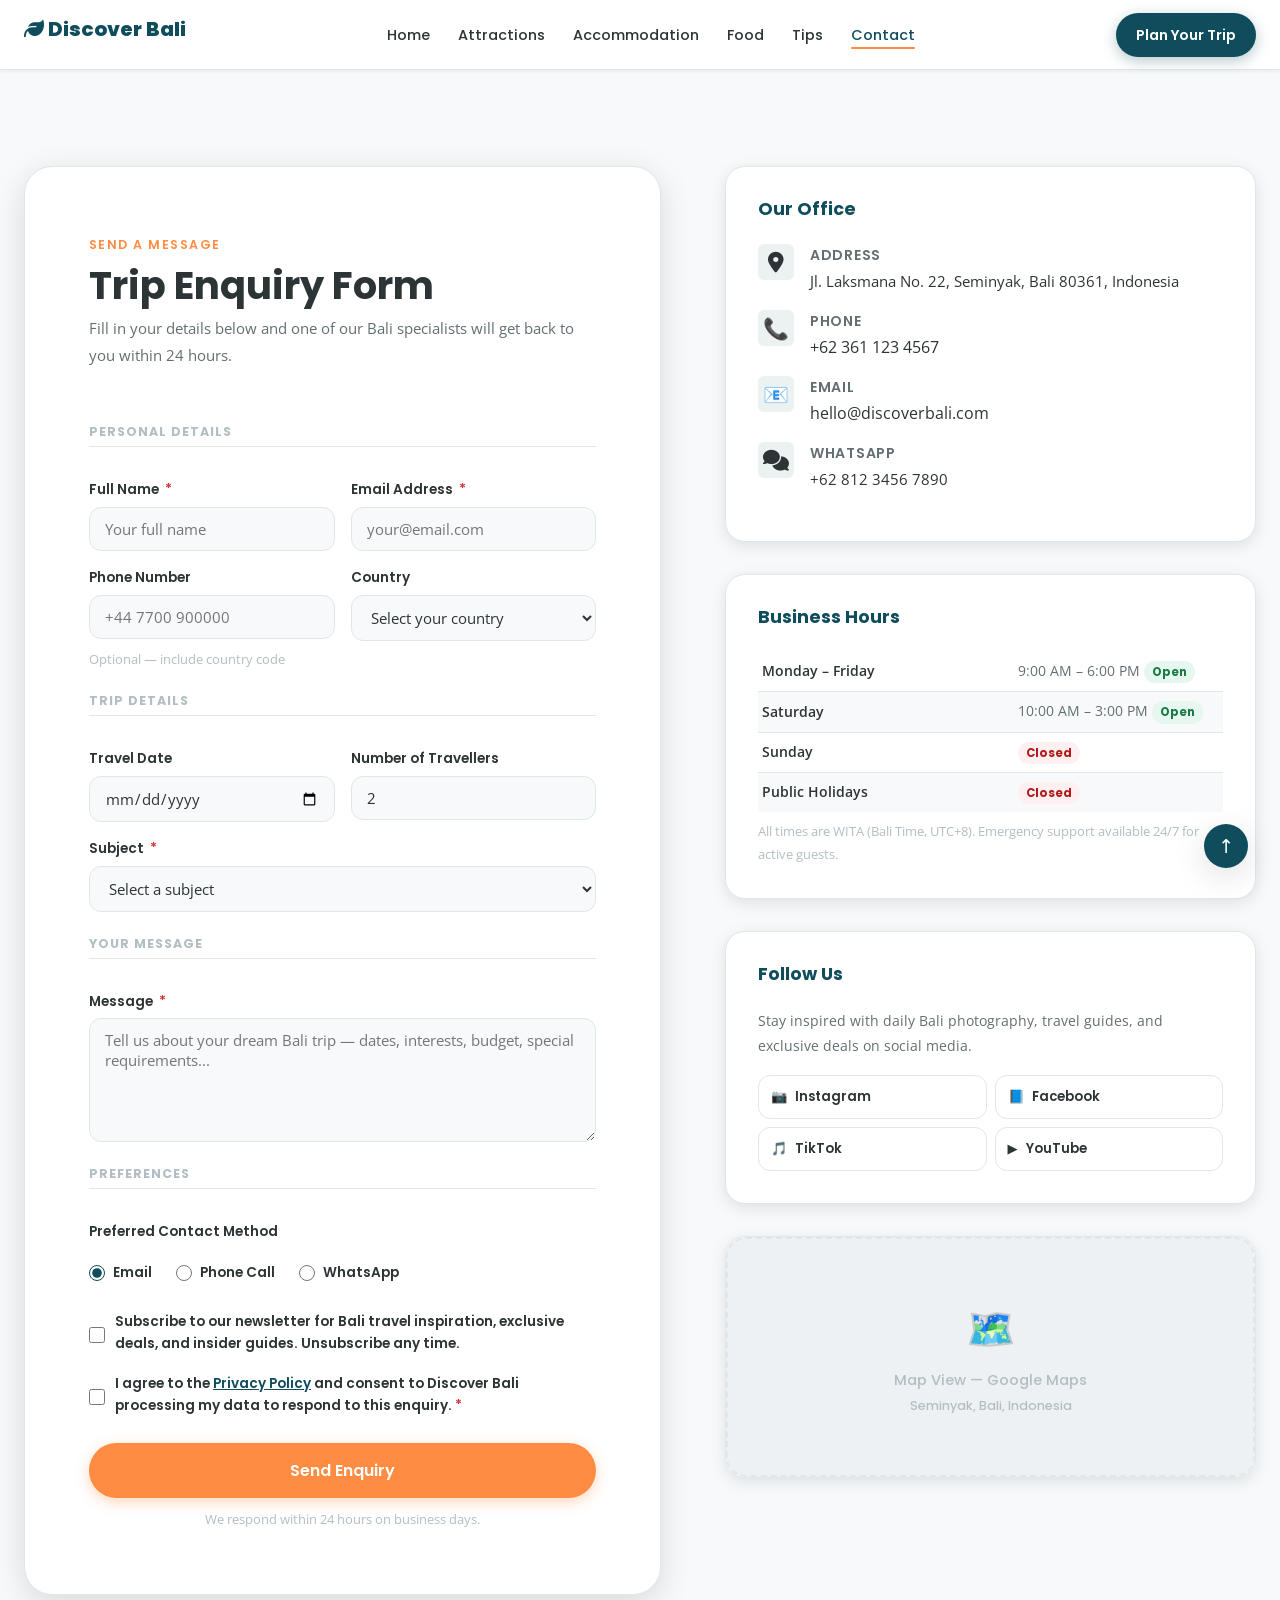
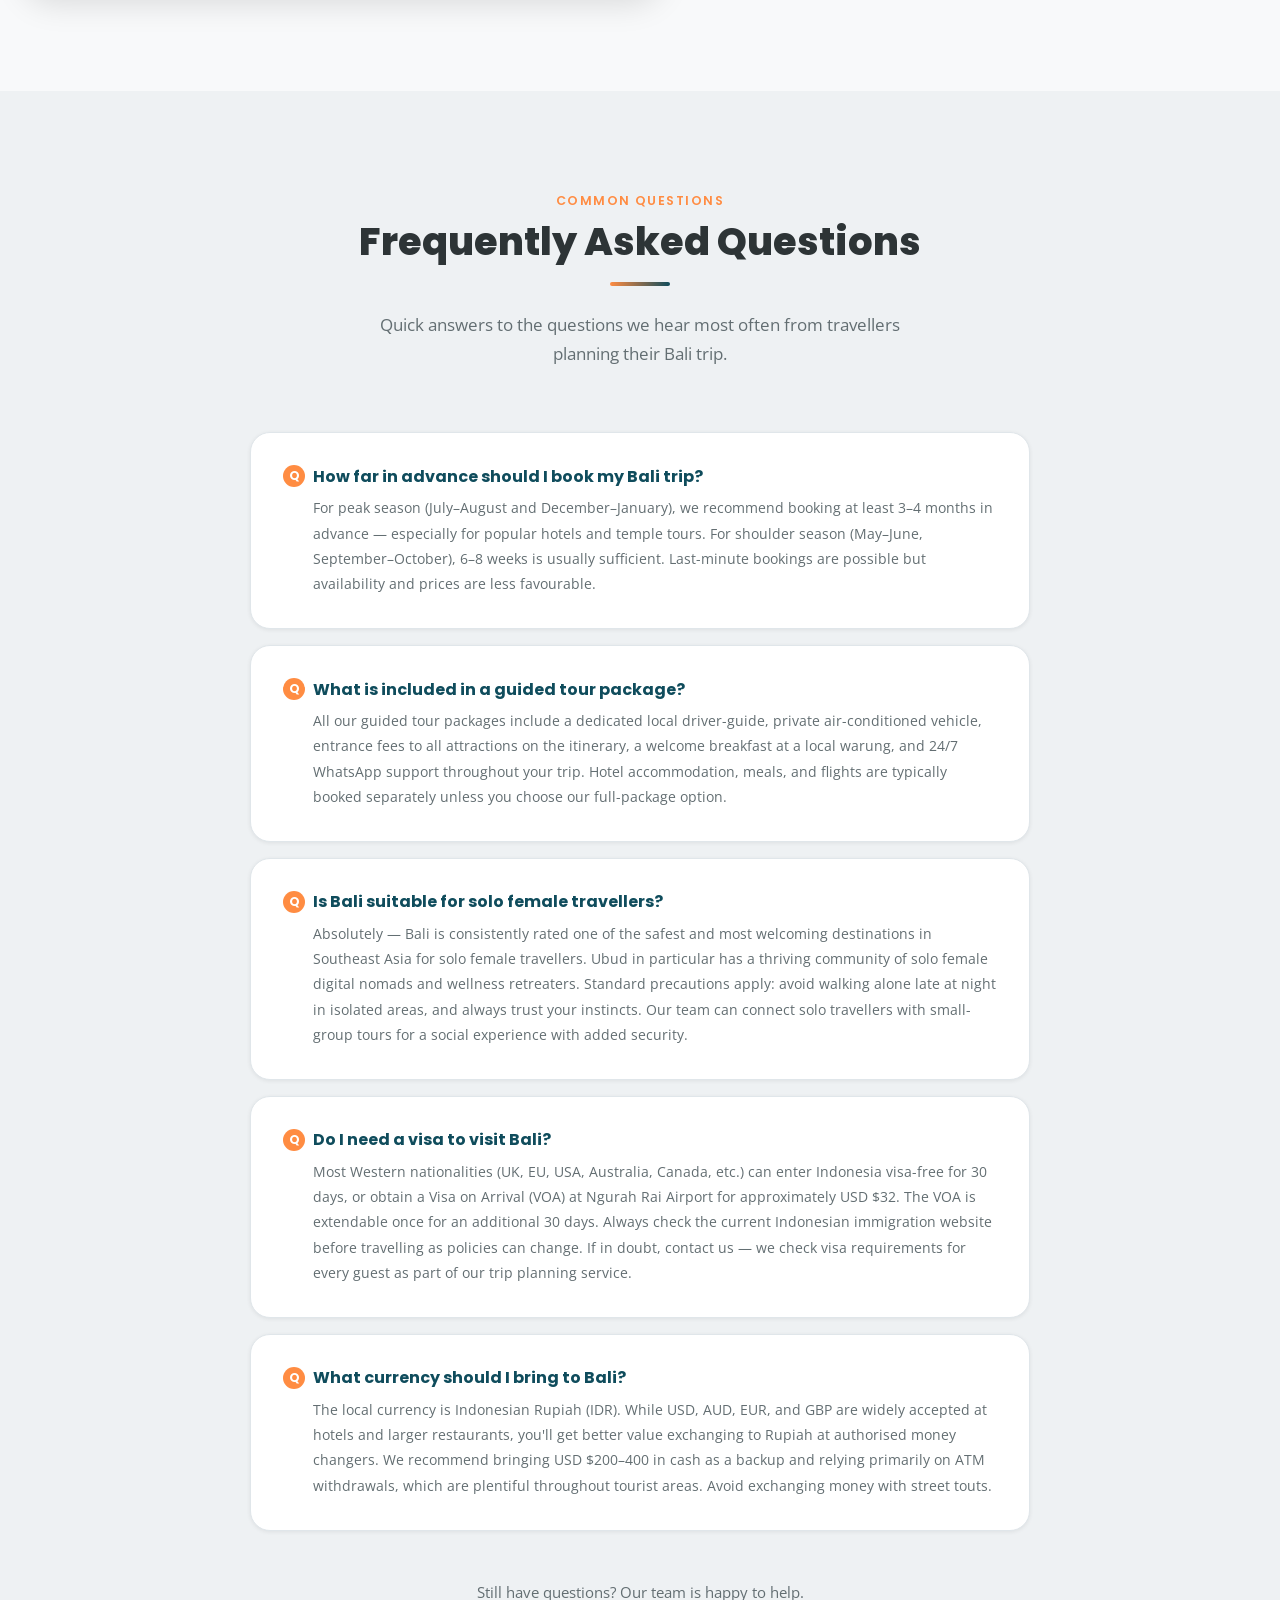
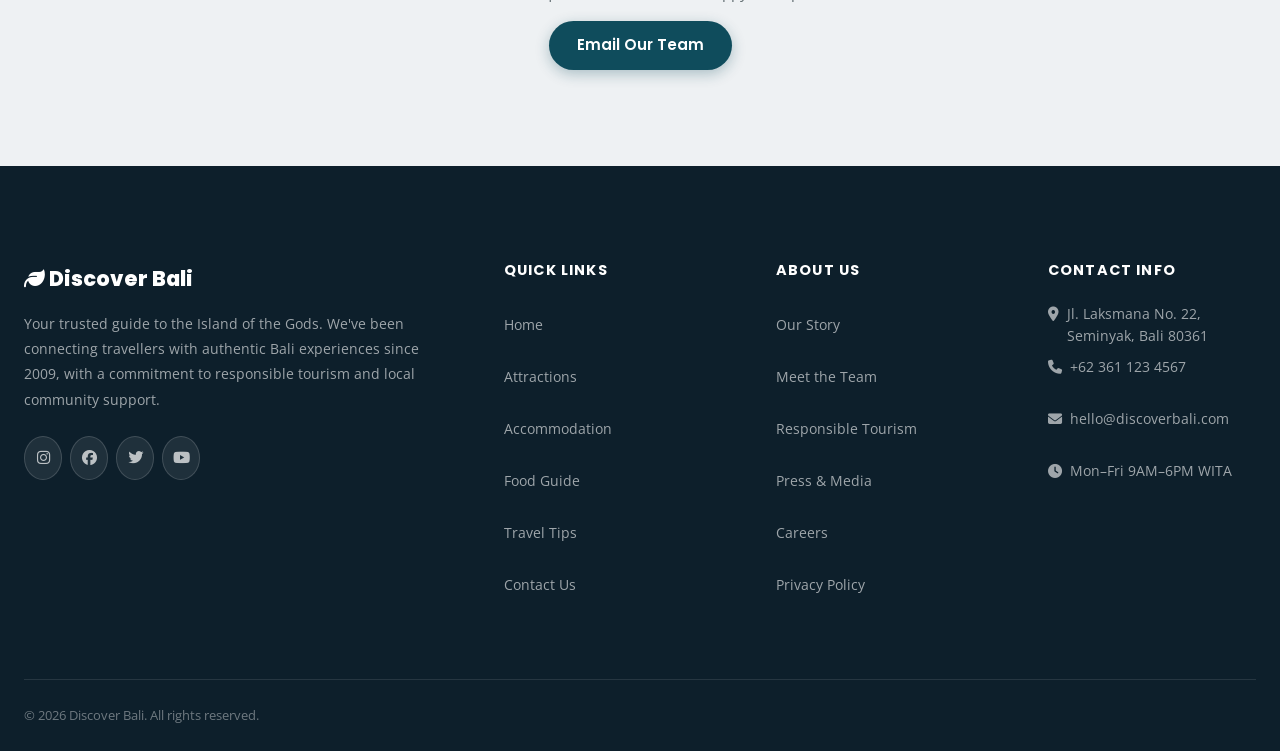
<file: contact.html>
<!DOCTYPE html>
<html lang="en">

<head>
    <meta charset="UTF-8" />
    <meta name="viewport" content="width=device-width, initial-scale=1.0" />
    <meta name="description"
        content="Contact Discover Bali — get in touch with our expert team to plan your perfect Bali trip, ask questions, or make a booking inquiry." />
    <title>Contact Us - Discover Bali</title>
    <link rel="stylesheet" href="style.css" />
    <link rel="stylesheet" href="https://cdnjs.cloudflare.com/ajax/libs/font-awesome/6.4.0/css/all.min.css" />
    <style>
        .contact-section {
            padding: var(--spacing-4xl) 0;
        }

        .contact-section-header {
            margin-bottom: var(--spacing-3xl);
        }

        .hours-table {
            width: 100%;
            border-collapse: collapse;
            margin-top: var(--spacing-sm);
        }

        .hours-table tr {
            border-bottom: 1px solid var(--color-border);
        }

        .hours-table tr:last-child {
            border-bottom: none;
        }

        .hours-table td {
            padding: 8px 4px;
            font-size: 0.88rem;
            color: var(--color-text-light);
        }

        .hours-table td:first-child {
            font-weight: 600;
            color: var(--color-text);
            width: 55%;
        }

        .open-badge {
            display: inline-block;
            background: #e6f7ef;
            color: #1a7a45;
            font-family: var(--font-heading);
            font-size: 0.72rem;
            font-weight: 700;
            padding: 2px 8px;
            border-radius: var(--radius-full);
        }

        .closed-badge {
            display: inline-block;
            background: #fef0f0;
            color: #b51a1a;
            font-family: var(--font-heading);
            font-size: 0.72rem;
            font-weight: 700;
            padding: 2px 8px;
            border-radius: var(--radius-full);
        }

        .social-links-grid {
            display: grid;
            grid-template-columns: 1fr 1fr;
            gap: var(--spacing-sm);
            margin-top: var(--spacing-md);
        }

        .social-link-btn {
            display: flex;
            align-items: center;
            gap: var(--spacing-sm);
            padding: 9px 12px;
            border-radius: var(--radius-md);
            border: 1.5px solid var(--color-border);
            font-family: var(--font-heading);
            font-size: 0.82rem;
            font-weight: 600;
            color: var(--color-text);
            transition: all var(--transition);
        }

        .social-link-btn:hover {
            border-color: var(--color-primary);
            color: var(--color-primary);
            background: rgba(15, 76, 92, 0.04);
        }

        .form-section-title {
            font-family: var(--font-heading);
            font-size: 0.78rem;
            font-weight: 700;
            letter-spacing: 0.08em;
            text-transform: uppercase;
            color: var(--color-text-muted);
            padding: 6px 0 4px;
            border-bottom: 1px solid var(--color-border);
            margin-bottom: var(--spacing-md);
            grid-column: 1 / -1;
        }

        .submit-btn-wrap {
            grid-column: 1 / -1;
            margin-top: var(--spacing-sm);
        }

        .form-hint {
            font-size: 0.8rem;
            color: var(--color-text-muted);
            margin-top: 4px;
        }
    </style>
</head>

<body id="top">

    <!-- ===== HEADER ===== -->
    <header class="site-header" role="banner">
        <div class="container">
            <nav class="nav-inner" role="navigation" aria-label="Main navigation">
                <a href="index.html" class="nav-logo" aria-label="Discover Bali - Home">
                    <i class="fas fa-leaf" style="color:#0F4C5C;"></i> Discover Bali
                </a>
                <ul class="nav-links" role="list">
                    <li><a href="index.html">Home</a></li>
                    <li><a href="attractions.html">Attractions</a></li>
                    <li><a href="accommodation.html">Accommodation</a></li>
                    <li><a href="food.html">Food</a></li>
                    <li><a href="tips.html">Tips</a></li>
                    <li><a href="contact.html" class="active" aria-current="page">Contact</a></li>
                </ul>
                <a href="contact.html" class="btn btn-teal btn-sm nav-cta">Plan Your Trip</a>
            </nav>
        </div>
    </header>

    <main id="main-content">

    

        <!-- ===== CONTACT FORM & INFO ===== -->
        <section class="contact-section" aria-labelledby="contact-heading">
            <div class="container">
                <div class="contact-grid">

                    <!-- LEFT: FORM -->
                    <div class="contact-form-wrap">
                        <span class="section-label">Send a Message</span>
                        <h2 id="contact-heading">Trip Enquiry Form</h2>
                        <p>Fill in your details below and one of our Bali specialists will get back to you within 24
                            hours.</p>

                        <form action="#" method="post" novalidate aria-label="Contact and trip enquiry form">
                            <div class="form-grid">

                                <!-- Personal Details -->
                                <div class="form-section-title" role="heading" aria-level="3">Personal Details</div>

                                <div class="form-group">
                                    <label for="full-name">Full Name <span class="required"
                                            aria-label="required">*</span></label>
                                    <input type="text" id="full-name" name="full_name" class="form-control"
                                        placeholder="Your full name" required autocomplete="name"
                                        aria-required="true" />
                                </div>

                                <div class="form-group">
                                    <label for="email">Email Address <span class="required"
                                            aria-label="required">*</span></label>
                                    <input type="email" id="email" name="email" class="form-control"
                                        placeholder="your@email.com" required autocomplete="email"
                                        aria-required="true" />
                                </div>

                                <div class="form-group">
                                    <label for="phone">Phone Number</label>
                                    <input type="tel" id="phone" name="phone" class="form-control"
                                        placeholder="+44 7700 900000" autocomplete="tel" />
                                    <span class="form-hint">Optional — include country code</span>
                                </div>

                                <div class="form-group">
                                    <label for="country">Country</label>
                                    <select id="country" name="country" class="form-control" autocomplete="country">
                                        <option value="" disabled selected>Select your country</option>
                                        <option>United Kingdom</option>
                                        <option>Australia</option>
                                        <option>United States</option>
                                        <option>Canada</option>
                                        <option>Germany</option>
                                        <option>France</option>
                                        <option>Netherlands</option>
                                        <option>Singapore</option>
                                        <option>Japan</option>
                                        <option>South Korea</option>
                                        <option>New Zealand</option>
                                        <option>Other</option>
                                    </select>
                                </div>

                                <!-- Trip Details -->
                                <div class="form-section-title" role="heading" aria-level="3">Trip Details</div>

                                <div class="form-group">
                                    <label for="travel-date">Travel Date</label>
                                    <input type="date" id="travel-date" name="travel_date" class="form-control"
                                        autocomplete="off" />
                                </div>

                                <div class="form-group">
                                    <label for="travellers">Number of Travellers</label>
                                    <input type="number" id="travellers" name="travellers" class="form-control"
                                        placeholder="2" min="1" max="20" value="2" />
                                </div>

                                <div class="form-group full">
                                    <label for="subject">Subject <span class="required"
                                            aria-label="required">*</span></label>
                                    <select id="subject" name="subject" class="form-control" required
                                        aria-required="true">
                                        <option value="" disabled selected>Select a subject</option>
                                        <option value="general">General Enquiry</option>
                                        <option value="booking">Trip Booking</option>
                                        <option value="accommodation">Accommodation Query</option>
                                        <option value="food">Food &amp; Dining Query</option>
                                        <option value="feedback">Feedback</option>
                                        <option value="complaint">Complaint</option>
                                        <option value="partnership">Partnership / Press</option>
                                    </select>
                                </div>

                                <!-- Message -->
                                <div class="form-section-title" role="heading" aria-level="3">Your Message</div>

                                <div class="form-group full">
                                    <label for="message">Message <span class="required"
                                            aria-label="required">*</span></label>
                                    <textarea id="message" name="message" class="form-control" rows="5"
                                        placeholder="Tell us about your dream Bali trip — dates, interests, budget, special requirements..."
                                        required aria-required="true"></textarea>
                                </div>

                                <!-- Preferences -->
                                <div class="form-section-title" role="heading" aria-level="3">Preferences</div>

                                <div class="form-group full">
                                    <fieldset style="border:none;padding:0;margin:0;">
                                        <legend
                                            style="font-family:var(--font-heading);font-weight:600;font-size:0.85rem;color:var(--color-text);margin-bottom:var(--spacing-sm);">
                                            Preferred Contact Method
                                        </legend>
                                        <div class="form-radio-group">
                                            <label class="radio-label">
                                                <input type="radio" name="contact_method" value="email" checked />
                                                <span>Email</span>
                                            </label>
                                            <label class="radio-label">
                                                <input type="radio" name="contact_method" value="phone" />
                                                <span>Phone Call</span>
                                            </label>
                                            <label class="radio-label">
                                                <input type="radio" name="contact_method" value="whatsapp" />
                                                <span>WhatsApp</span>
                                            </label>
                                        </div>
                                    </fieldset>
                                </div>

                                <div class="form-group full">
                                    <label class="checkbox-label">
                                        <input type="checkbox" name="newsletter" value="1" />
                                        <span>Subscribe to our newsletter for Bali travel inspiration, exclusive deals,
                                            and insider guides. Unsubscribe any time.</span>
                                    </label>
                                </div>

                                <div class="form-group full">
                                    <label class="checkbox-label">
                                        <input type="checkbox" name="privacy" value="1" required aria-required="true" />
                                        <span>I agree to the <a href="#"
                                                style="color:var(--color-primary);text-decoration:underline;">Privacy
                                                Policy</a> and consent to Discover Bali processing my data to respond to
                                            this enquiry. <span style="color:var(--color-error);">*</span></span>
                                    </label>
                                </div>

                                <div class="submit-btn-wrap">
                                    <button type="submit" class="btn btn-primary"
                                        style="width:100%;justify-content:center;font-size:1rem;padding:15px 28px;">
                                        Send Enquiry
                                    </button>
                                    <p class="form-hint" style="text-align:center;margin-top:10px;">We respond within 24
                                        hours on business days.</p>
                                </div>

                            </div>
                        </form>
                    </div>

                    <!-- RIGHT: CONTACT INFO -->
                    <aside class="contact-info-wrap" aria-label="Contact information">

                        <div class="contact-info-card">
                            <h3>Our Office</h3>

                            <div class="contact-detail">
                                <div class="contact-detail-icon" aria-hidden="true"><i class="fas fa-map-marker-alt"></i></div>
                                <div class="contact-detail-text">
                                    <strong>Address</strong>
                                    <span>Jl. Laksmana No. 22, Seminyak, Bali 80361, Indonesia</span>
                                </div>
                            </div>

                            <div class="contact-detail">
                                <div class="contact-detail-icon" aria-hidden="true">📞</div>
                                <div class="contact-detail-text">
                                    <strong>Phone</strong>
                                    <a href="tel:+623611234567" style="color:var(--color-text);">+62 361 123 4567</a>
                                </div>
                            </div>

                            <div class="contact-detail">
                                <div class="contact-detail-icon" aria-hidden="true">📧</div>
                                <div class="contact-detail-text">
                                    <strong>Email</strong>
                                    <a href="mailto:hello@discoverbali.com"
                                        style="color:var(--color-text);">hello@discoverbali.com</a>
                                </div>
                            </div>

                            <div class="contact-detail">
                                <div class="contact-detail-icon" aria-hidden="true"><i class="fas fa-comments"></i></div>
                                <div class="contact-detail-text">
                                    <strong>WhatsApp</strong>
                                    <span>+62 812 3456 7890</span>
                                </div>
                            </div>
                        </div>

                        <div class="contact-info-card">
                            <h3>Business Hours</h3>
                            <table class="hours-table" aria-label="Business operating hours">
                                <caption class="sr-only"
                                    style="position:absolute;width:1px;height:1px;overflow:hidden;clip:rect(0,0,0,0);">
                                    Business hours for Discover Bali office</caption>
                                <tbody>
                                    <tr>
                                        <td>Monday – Friday</td>
                                        <td>9:00 AM – 6:00 PM <span class="open-badge">Open</span></td>
                                    </tr>
                                    <tr>
                                        <td>Saturday</td>
                                        <td>10:00 AM – 3:00 PM <span class="open-badge">Open</span></td>
                                    </tr>
                                    <tr>
                                        <td>Sunday</td>
                                        <td><span class="closed-badge">Closed</span></td>
                                    </tr>
                                    <tr>
                                        <td>Public Holidays</td>
                                        <td><span class="closed-badge">Closed</span></td>
                                    </tr>
                                </tbody>
                            </table>
                            <p style="font-size:0.82rem;color:var(--color-text-muted);margin-top:var(--spacing-sm);">
                                All times are WITA (Bali Time, UTC+8). Emergency support available 24/7 for active
                                guests.
                            </p>
                        </div>

                        <div class="contact-info-card">
                            <h3>Follow Us</h3>
                            <p style="font-size:0.88rem;margin-bottom:var(--spacing-md);">Stay inspired with daily Bali
                                photography, travel guides, and exclusive deals on social media.</p>
                            <div class="social-links-grid">
                                <a href="#" class="social-link-btn" aria-label="Follow Discover Bali on Instagram">
                                    <span aria-hidden="true">📷</span> Instagram
                                </a>
                                <a href="#" class="social-link-btn" aria-label="Like Discover Bali on Facebook">
                                    <span aria-hidden="true">📘</span> Facebook
                                </a>
                                <a href="#" class="social-link-btn" aria-label="Follow Discover Bali on TikTok">
                                    <span aria-hidden="true">🎵</span> TikTok
                                </a>
                                <a href="#" class="social-link-btn" aria-label="Watch Discover Bali on YouTube">
                                    <span aria-hidden="true">▶️</span> YouTube
                                </a>
                            </div>
                        </div>

                        <!-- MAP PLACEHOLDER -->
                        <div class="contact-info-card" style="padding:0;overflow:hidden;">
                            <div class="map-placeholder" role="img"
                                aria-label="Map showing Discover Bali office location in Seminyak, Bali — Google Maps integration would appear here"
                                style="height:240px;border-radius:var(--radius-lg);">
                                <div style="text-align:center;">
                                    <div style="font-size:2.5rem;margin-bottom:8px;" aria-hidden="true">🗺️</div>
                                    <div>Map View — Google Maps</div>
                                    <div style="font-size:0.78rem;margin-top:4px;">Seminyak, Bali, Indonesia</div>
                                </div>
                            </div>
                        </div>

                    </aside>

                </div>
            </div>
        </section>

        <!-- ===== FAQ SECTION ===== -->
        <section class="section section-alt" aria-labelledby="faq-heading">
            <div class="container">
                <header class="section-header text-center">
                    <span class="section-label">Common Questions</span>
                    <h2 class="section-title" id="faq-heading">Frequently Asked Questions</h2>
                    <div class="divider"></div>
                    <p class="section-subtitle">Quick answers to the questions we hear most often from travellers
                        planning their Bali trip.</p>
                </header>

                <div class="faq-list" role="list">

                    <div class="faq-card" role="listitem">
                        <h4>How far in advance should I book my Bali trip?</h4>
                        <p>For peak season (July–August and December–January), we recommend booking at least 3–4 months
                            in advance — especially for popular hotels and temple tours. For shoulder season (May–June,
                            September–October), 6–8 weeks is usually sufficient. Last-minute bookings are possible but
                            availability and prices are less favourable.</p>
                    </div>

                    <div class="faq-card" role="listitem">
                        <h4>What is included in a guided tour package?</h4>
                        <p>All our guided tour packages include a dedicated local driver-guide, private air-conditioned
                            vehicle, entrance fees to all attractions on the itinerary, a welcome breakfast at a local
                            warung, and 24/7 WhatsApp support throughout your trip. Hotel accommodation, meals, and
                            flights are typically booked separately unless you choose our full-package option.</p>
                    </div>

                    <div class="faq-card" role="listitem">
                        <h4>Is Bali suitable for solo female travellers?</h4>
                        <p>Absolutely — Bali is consistently rated one of the safest and most welcoming destinations in
                            Southeast Asia for solo female travellers. Ubud in particular has a thriving community of
                            solo female digital nomads and wellness retreaters. Standard precautions apply: avoid
                            walking alone late at night in isolated areas, and always trust your instincts. Our team can
                            connect solo travellers with small-group tours for a social experience with added security.
                        </p>
                    </div>

                    <div class="faq-card" role="listitem">
                        <h4>Do I need a visa to visit Bali?</h4>
                        <p>Most Western nationalities (UK, EU, USA, Australia, Canada, etc.) can enter Indonesia
                            visa-free for 30 days, or obtain a Visa on Arrival (VOA) at Ngurah Rai Airport for
                            approximately USD $32. The VOA is extendable once for an additional 30 days. Always check
                            the current Indonesian immigration website before travelling as policies can change. If in
                            doubt, contact us — we check visa requirements for every guest as part of our trip planning
                            service.</p>
                    </div>

                    <div class="faq-card" role="listitem">
                        <h4>What currency should I bring to Bali?</h4>
                        <p>The local currency is Indonesian Rupiah (IDR). While USD, AUD, EUR, and GBP are widely
                            accepted at hotels and larger restaurants, you'll get better value exchanging to Rupiah at
                            authorised money changers. We recommend bringing USD $200–400 in cash as a backup and
                            relying primarily on ATM withdrawals, which are plentiful throughout tourist areas. Avoid
                            exchanging money with street touts.</p>
                    </div>

                </div>

                <div style="text-align:center;margin-top:var(--spacing-2xl);">
                    <p style="color:var(--color-text-light);font-size:0.95rem;margin-bottom:var(--spacing-md);">
                        Still have questions? Our team is happy to help.
                    </p>
                    <a href="mailto:hello@discoverbali.com" class="btn btn-teal">Email Our Team</a>
                </div>
            </div>
        </section>

    </main>

    <!-- ===== FOOTER ===== -->
    <footer class="site-footer" role="contentinfo">
        <div class="container">
            <div class="footer-grid">
                <div class="footer-brand">
                    <div class="footer-logo"><i class="fas fa-leaf"></i> Discover Bali</div>
                    <p>Your trusted guide to the Island of the Gods. We've been connecting travellers with authentic
                        Bali experiences since 2009, with a commitment to responsible tourism and local community
                        support.</p>
                    <div class="footer-social" role="list" aria-label="Social media links">
                        <a href="#" class="social-btn" aria-label="Follow us on Instagram" role="listitem"><i class="fab fa-instagram"></i></a>
                        <a href="#" class="social-btn" aria-label="Follow us on Facebook" role="listitem"><i class="fab fa-facebook"></i></a>
                        <a href="#" class="social-btn" aria-label="Follow us on Twitter" role="listitem"><i class="fab fa-twitter"></i></a>
                        <a href="#" class="social-btn" aria-label="Watch us on YouTube" role="listitem"><i class="fab fa-youtube"></i></a>
                    </div>
                </div>
                <div class="footer-col">
                    <h4>Quick Links</h4>
                    <ul role="list">
                        <li><a href="index.html">Home</a></li>
                        <li><a href="attractions.html">Attractions</a></li>
                        <li><a href="accommodation.html">Accommodation</a></li>
                        <li><a href="food.html">Food Guide</a></li>
                        <li><a href="tips.html">Travel Tips</a></li>
                        <li><a href="contact.html">Contact Us</a></li>
                    </ul>
                </div>
                <div class="footer-col">
                    <h4>About Us</h4>
                    <ul role="list">
                        <li><a href="#">Our Story</a></li>
                        <li><a href="#">Meet the Team</a></li>
                        <li><a href="#">Responsible Tourism</a></li>
                        <li><a href="#">Press &amp; Media</a></li>
                        <li><a href="#">Careers</a></li>
                        <li><a href="#">Privacy Policy</a></li>
                    </ul>
                </div>
                <div class="footer-col">
                    <h4>Contact Info</h4>
                    <address style="font-style:normal;">
                        <div class="footer-contact-item"><span aria-hidden="true"><i class="fas fa-map-marker-alt"></i></span><span>Jl. Laksmana No. 22,
                                Seminyak, Bali 80361</span></div>
                        <div class="footer-contact-item"><span aria-hidden="true"><i class="fas fa-phone"></i></span><a
                                href="tel:+623611234567">+62 361 123 4567</a></div>
                        <div class="footer-contact-item"><span aria-hidden="true"><i class="fas fa-envelope"></i></span><a
                                href="mailto:hello@discoverbali.com">hello@discoverbali.com</a></div>
                        <div class="footer-contact-item"><span aria-hidden="true"><i class="fas fa-clock"></i></span><span>Mon–Fri 9AM–6PM
                                WITA</span></div>
                    </address>
                </div>
            </div>
            <div class="footer-bottom">
                <p>&copy; 2026 Discover Bali. All rights reserved.</p>

            </div>
        </div>
    </footer>

    <a href="#top" class="back-to-top back-to-top-always" aria-label="Back to top">↑</a>

</body>

</html>
</file>
<file: style.css>
@import url('https://fonts.googleapis.com/css2?family=Poppins:wght@300;400;500;600;700;800&family=Open+Sans:wght@300;400;600&display=swap');

/* --- CSS Custom Properties --- */
:root {
    --color-primary: #0F4C5C;
    --color-primary-light: #1a6b80;
    --color-primary-dark: #0a3340;
    --color-secondary: #FF8C42;
    --color-secondary-light: #ffa066;
    --color-secondary-dark: #e07230;
    --color-bg: #F8F9FA;
    --color-bg-alt: #EEF1F3;
    --color-text: #2D3436;
    --color-text-light: #636e72;
    --color-text-muted: #b2bec3;
    --color-white: #FFFFFF;
    --color-card: #FFFFFF;
    --color-success: #00b894;
    --color-warning: #fdcb6e;
    --color-error: #d63031;
    --color-border: #e0e6ea;

    --shadow-sm: 0 1px 4px rgba(0, 0, 0, 0.07);
    --shadow-md: 0 4px 16px rgba(0, 0, 0, 0.10);
    --shadow-lg: 0 8px 32px rgba(0, 0, 0, 0.13);
    --shadow-xl: 0 16px 48px rgba(0, 0, 0, 0.16);

    --radius-sm: 6px;
    --radius-md: 12px;
    --radius-lg: 20px;
    --radius-xl: 28px;
    --radius-full: 9999px;

    --spacing-xs: 4px;
    --spacing-sm: 8px;
    --spacing-md: 16px;
    --spacing-lg: 24px;
    --spacing-xl: 32px;
    --spacing-2xl: 48px;
    --spacing-3xl: 64px;
    --spacing-4xl: 96px;

    --font-heading: 'Poppins', system-ui, sans-serif;
    --font-body: 'Open Sans', system-ui, sans-serif;

    --transition: 0.25s ease;
    --transition-slow: 0.4s ease;

    --container-max: 1200px;
    --header-height: 70px;
}

/* --- Reset & Base --- */
*,
*::before,
*::after {
    box-sizing: border-box;
    margin: 0;
    padding: 0;
}

html {
    scroll-behavior: smooth;
    font-size: 16px;
}

body {
    font-family: var(--font-body);
    background-color: var(--color-bg);
    color: var(--color-text);
    line-height: 1.6;
    -webkit-font-smoothing: antialiased;
}

img {
    display: block;
    max-width: 100%;
    height: auto;
}

a {
    color: inherit;
    text-decoration: none;
}

ul,
ol {
    list-style: none;
}

input,
button,
select,
textarea {
    font-family: inherit;
    font-size: inherit;
}

/* --- Typography --- */
h1,
h2,
h3,
h4,
h5,
h6 {
    font-family: var(--font-heading);
    font-weight: 700;
    line-height: 1.2;
    color: var(--color-text);
}

h1 {
    font-size: clamp(2rem, 5vw, 3.5rem);
}

h2 {
    font-size: clamp(1.6rem, 3vw, 2.4rem);
}

h3 {
    font-size: clamp(1.2rem, 2vw, 1.6rem);
}

h4 {
    font-size: 1.15rem;
}

p {
    line-height: 1.75;
    color: var(--color-text-light);
}

/* --- Container --- */
.container {
    width: 100%;
    max-width: var(--container-max);
    margin: 0 auto;
    padding: 0 var(--spacing-lg);
}

/* --- Utility --- */
.section-label {
    display: inline-block;
    font-family: var(--font-heading);
    font-size: 0.78rem;
    font-weight: 600;
    letter-spacing: 0.12em;
    text-transform: uppercase;
    color: var(--color-secondary);
    margin-bottom: var(--spacing-sm);
}

.section-title {
    font-family: var(--font-heading);
    font-weight: 800;
    color: var(--color-text);
    margin-bottom: var(--spacing-md);
}

.section-subtitle {
    font-size: 1.05rem;
    color: var(--color-text-light);
    max-width: 560px;
    margin: 0 auto;
}

.text-center {
    text-align: center;
}

.text-white {
    color: var(--color-white) !important;
}

/* --- Buttons --- */
.btn {
    display: inline-flex;
    align-items: center;
    gap: var(--spacing-sm);
    padding: 12px 28px;
    border-radius: var(--radius-full);
    font-family: var(--font-heading);
    font-weight: 600;
    font-size: 0.95rem;
    cursor: pointer;
    border: none;
    transition: all var(--transition);
    text-decoration: none;
    white-space: nowrap;
}

.btn:focus-visible {
    outline: 3px solid var(--color-secondary);
    outline-offset: 3px;
}

.btn-primary {
    background: var(--color-secondary);
    color: var(--color-white);
    box-shadow: 0 4px 14px rgba(255, 140, 66, 0.35);
}

.btn-primary:hover {
    background: var(--color-secondary-dark);
    transform: translateY(-2px);
    box-shadow: 0 6px 20px rgba(255, 140, 66, 0.45);
}

.btn-outline {
    background: transparent;
    color: var(--color-white);
    border: 2px solid rgba(255, 255, 255, 0.7);
}

.btn-outline:hover {
    background: rgba(255, 255, 255, 0.15);
    border-color: var(--color-white);
    transform: translateY(-2px);
}

.btn-teal {
    background: var(--color-primary);
    color: var(--color-white);
    box-shadow: 0 4px 14px rgba(15, 76, 92, 0.3);
}

.btn-teal:hover {
    background: var(--color-primary-light);
    transform: translateY(-2px);
    box-shadow: 0 6px 20px rgba(15, 76, 92, 0.4);
}

.btn-sm {
    padding: 8px 20px;
    font-size: 0.875rem;
}

/* ============================================================
   HEADER / NAVIGATION
   ============================================================ */
.site-header {
    position: sticky;
    top: 0;
    z-index: 100;
    background: rgba(255, 255, 255, 0.97);
    backdrop-filter: blur(12px);
    -webkit-backdrop-filter: blur(12px);
    border-bottom: 1px solid var(--color-border);
    box-shadow: var(--shadow-sm);
    height: var(--header-height);
}

.nav-inner {
    display: flex;
    align-items: center;
    justify-content: space-between;
    height: var(--header-height);
    gap: var(--spacing-xl);
}

.nav-logo {
    font-family: var(--font-heading);
    font-weight: 800;
    font-size: 1.25rem;
    color: var(--color-primary);
    white-space: nowrap;
    transition: color var(--transition);
    flex-shrink: 0;
}

.nav-logo:hover {
    color: var(--color-secondary);
}

.nav-links {
    display: flex;
    align-items: center;
    gap: var(--spacing-xs);
    flex-wrap: wrap;
}

.nav-links a {
    font-family: var(--font-heading);
    font-weight: 500;
    font-size: 0.9rem;
    color: var(--color-text);
    padding: 6px 12px;
    border-radius: var(--radius-sm);
    transition: all var(--transition);
    position: relative;
}

.nav-links a::after {
    content: '';
    position: absolute;
    bottom: 2px;
    left: 12px;
    right: 12px;
    height: 2px;
    background: var(--color-secondary);
    border-radius: 2px;
    transform: scaleX(0);
    transition: transform var(--transition);
}

.nav-links a:hover,
.nav-links a.active {
    color: var(--color-primary);
}

.nav-links a:hover::after,
.nav-links a.active::after {
    transform: scaleX(1);
}

.nav-links a:focus-visible {
    outline: 2px solid var(--color-secondary);
    outline-offset: 2px;
}

.nav-cta {
    flex-shrink: 0;
}

/* ============================================================
   HERO SECTIONS
   ============================================================ */
.hero {
    position: relative;
    min-height: 80vh;
    display: flex;
    align-items: center;
    justify-content: center;
    overflow: hidden;
    text-align: center;
}

.hero-sm {
    min-height: 55vh;
}

.hero-bg {
    position: absolute;
    inset: 0;
    object-fit: cover;
    width: 100%;
    height: 100%;
    z-index: 0;
    transition: transform 6s ease;
}

.hero:hover .hero-bg {
    transform: scale(1.03);
}

.hero-overlay {
    position: absolute;
    inset: 0;
    background: linear-gradient(to bottom,
            rgba(10, 30, 40, 0.55) 0%,
            rgba(10, 30, 40, 0.35) 50%,
            rgba(10, 30, 40, 0.65) 100%);
    z-index: 1;
}

.hero-content {
    position: relative;
    z-index: 2;
    padding: var(--spacing-2xl) var(--spacing-lg);
    max-width: 800px;
}

.hero-badge {
    display: inline-block;
    background: rgba(255, 140, 66, 0.2);
    border: 1px solid rgba(255, 140, 66, 0.5);
    color: #ffc299;
    font-family: var(--font-heading);
    font-size: 0.8rem;
    font-weight: 600;
    letter-spacing: 0.1em;
    text-transform: uppercase;
    padding: 5px 16px;
    border-radius: var(--radius-full);
    margin-bottom: var(--spacing-md);
}

.hero-title {
    font-family: var(--font-heading);
    font-weight: 800;
    color: var(--color-white);
    margin-bottom: var(--spacing-md);
    text-shadow: 0 2px 12px rgba(0, 0, 0, 0.3);
    line-height: 1.1;
}

.hero-subtitle {
    font-size: clamp(1rem, 2vw, 1.2rem);
    color: rgba(255, 255, 255, 0.88);
    margin-bottom: var(--spacing-xl);
    line-height: 1.65;
    font-weight: 300;
}

.hero-actions {
    display: flex;
    gap: var(--spacing-md);
    justify-content: center;
    flex-wrap: wrap;
}

.hero-scroll {
    position: absolute;
    bottom: var(--spacing-xl);
    left: 50%;
    transform: translateX(-50%);
    z-index: 2;
    display: flex;
    flex-direction: column;
    align-items: center;
    gap: 6px;
    color: rgba(255, 255, 255, 0.6);
    font-size: 0.75rem;
    font-family: var(--font-heading);
    letter-spacing: 0.1em;
    text-transform: uppercase;
}

.scroll-line {
    width: 1px;
    height: 36px;
    background: linear-gradient(to bottom, rgba(255, 255, 255, 0.6), transparent);
    animation: scrollPulse 2s ease-in-out infinite;
}

@keyframes scrollPulse {

    0%,
    100% {
        opacity: 0.6;
    }

    50% {
        opacity: 1;
    }
}

/* ============================================================
   SECTIONS - General
   ============================================================ */
.section {
    padding: var(--spacing-4xl) 0;
}

.section-alt {
    background: var(--color-bg-alt);
}

.section-dark {
    background: var(--color-primary-dark);
    color: var(--color-white);
}

.section-header {
    margin-bottom: var(--spacing-3xl);
}

/* ============================================================
   FEATURE CARDS (Why Travel With Us)
   ============================================================ */
.features-grid {
    display: grid;
    grid-template-columns: repeat(auto-fit, minmax(260px, 1fr));
    gap: var(--spacing-xl);
}

.feature-card {
    background: var(--color-card);
    border-radius: var(--radius-lg);
    padding: var(--spacing-2xl) var(--spacing-xl);
    text-align: center;
    box-shadow: var(--shadow-md);
    transition: all var(--transition);
    border: 1px solid var(--color-border);
    position: relative;
    overflow: hidden;
}

.feature-card::before {
    content: '';
    position: absolute;
    top: 0;
    left: 0;
    right: 0;
    height: 3px;
    background: linear-gradient(90deg, var(--color-primary), var(--color-secondary));
    transform: scaleX(0);
    transition: transform var(--transition);
}

.feature-card:hover {
    transform: translateY(-6px);
    box-shadow: var(--shadow-xl);
}

.feature-card:hover::before {
    transform: scaleX(1);
}

.feature-icon {
    font-size: 3rem;
    margin-bottom: var(--spacing-md);
    display: block;
    line-height: 1;
}

.feature-card h3 {
    font-size: 1.2rem;
    margin-bottom: var(--spacing-sm);
    color: var(--color-primary);
}

.feature-card p {
    font-size: 0.95rem;
    color: var(--color-text-light);
}

/* ============================================================
   DESTINATION / ATTRACTION CARDS
   ============================================================ */
.destinations-grid {
    display: grid;
    grid-template-columns: repeat(auto-fit, minmax(260px, 1fr));
    gap: var(--spacing-xl);
}

.dest-card {
    background: var(--color-card);
    border-radius: var(--radius-lg);
    overflow: hidden;
    box-shadow: var(--shadow-md);
    transition: all var(--transition);
    border: 1px solid var(--color-border);
}

.dest-card:hover {
    transform: translateY(-6px);
    box-shadow: var(--shadow-xl);
}

.dest-card-img {
    position: relative;
    height: 220px;
    overflow: hidden;
}

.dest-card-img img {
    width: 100%;
    height: 100%;
    object-fit: cover;
    transition: transform var(--transition-slow);
}

.dest-card:hover .dest-card-img img {
    transform: scale(1.08);
}

.dest-card-badge {
    position: absolute;
    top: var(--spacing-md);
    left: var(--spacing-md);
    background: var(--color-secondary);
    color: var(--color-white);
    font-family: var(--font-heading);
    font-size: 0.72rem;
    font-weight: 600;
    padding: 4px 12px;
    border-radius: var(--radius-full);
    letter-spacing: 0.06em;
    text-transform: uppercase;
}

.dest-card-body {
    padding: var(--spacing-lg);
}

.dest-card-body h3 {
    font-size: 1.15rem;
    margin-bottom: var(--spacing-xs);
    color: var(--color-text);
}

.dest-card-meta {
    display: flex;
    align-items: center;
    gap: var(--spacing-xs);
    color: var(--color-text-muted);
    font-size: 0.82rem;
    margin-bottom: var(--spacing-sm);
}

.dest-card-body p {
    font-size: 0.9rem;
    color: var(--color-text-light);
    margin-bottom: var(--spacing-md);
    line-height: 1.6;
}

.dest-card-footer {
    display: flex;
    align-items: center;
    justify-content: space-between;
}

.rating {
    display: flex;
    align-items: center;
    gap: 4px;
    font-size: 0.85rem;
    color: var(--color-text-light);
}

.stars {
    color: #f0a500;
    font-size: 0.85rem;
    letter-spacing: 1px;
}

.link-arrow {
    font-family: var(--font-heading);
    font-weight: 600;
    font-size: 0.88rem;
    color: var(--color-primary);
    display: inline-flex;
    align-items: center;
    gap: 4px;
    transition: all var(--transition);
}

.link-arrow:hover {
    color: var(--color-secondary);
    gap: 8px;
}

/* ============================================================
   NEWSLETTER
   ============================================================ */
.newsletter-section {
    background: linear-gradient(135deg, var(--color-primary-dark) 0%, var(--color-primary) 50%, var(--color-primary-light) 100%);
    padding: var(--spacing-4xl) 0;
    text-align: center;
}

.newsletter-inner {
    max-width: 560px;
    margin: 0 auto;
}

.newsletter-inner h2 {
    color: var(--color-white);
    margin-bottom: var(--spacing-sm);
}

.newsletter-inner p {
    color: rgba(255, 255, 255, 0.75);
    margin-bottom: var(--spacing-xl);
}

.newsletter-form {
    display: flex;
    gap: var(--spacing-sm);
    flex-wrap: wrap;
    justify-content: center;
}

.newsletter-input {
    flex: 1;
    min-width: 240px;
    padding: 13px 20px;
    border-radius: var(--radius-full);
    border: 2px solid rgba(255, 255, 255, 0.2);
    background: rgba(255, 255, 255, 0.12);
    color: var(--color-white);
    font-size: 0.95rem;
    outline: none;
    transition: border-color var(--transition);
}

.newsletter-input::placeholder {
    color: rgba(255, 255, 255, 0.55);
}

.newsletter-input:focus {
    border-color: var(--color-secondary);
}

/* ============================================================
   TESTIMONIALS
   ============================================================ */
.testimonials-grid {
    display: grid;
    grid-template-columns: repeat(auto-fit, minmax(300px, 1fr));
    gap: var(--spacing-xl);
}

.testimonial-card {
    background: var(--color-card);
    border-radius: var(--radius-lg);
    padding: var(--spacing-xl);
    box-shadow: var(--shadow-md);
    border: 1px solid var(--color-border);
    transition: all var(--transition);
    position: relative;
}

.testimonial-card::before {
    content: '"';
    position: absolute;
    top: -10px;
    left: var(--spacing-xl);
    font-size: 5rem;
    font-family: Georgia, serif;
    color: var(--color-secondary);
    opacity: 0.3;
    line-height: 1;
}

.testimonial-card:hover {
    transform: translateY(-4px);
    box-shadow: var(--shadow-xl);
}

.testimonial-stars {
    color: #f0a500;
    font-size: 1.1rem;
    letter-spacing: 2px;
    margin-bottom: var(--spacing-md);
}

.testimonial-text {
    font-size: 0.97rem;
    color: var(--color-text);
    line-height: 1.75;
    margin-bottom: var(--spacing-lg);
    font-style: italic;
}

.testimonial-author {
    display: flex;
    align-items: center;
    gap: var(--spacing-md);
}

.testimonial-avatar {
    width: 48px;
    height: 48px;
    border-radius: 50%;
    object-fit: cover;
    border: 3px solid var(--color-secondary);
}

.testimonial-author-info strong {
    display: block;
    font-family: var(--font-heading);
    font-size: 0.95rem;
    color: var(--color-text);
}

.testimonial-author-info span {
    font-size: 0.82rem;
    color: var(--color-text-muted);
}

/* ============================================================
   FOOTER
   ============================================================ */
.site-footer {
    background: #0d1f2b;
    color: rgba(255, 255, 255, 0.8);
    padding: var(--spacing-4xl) 0 0;
}

.footer-grid {
    display: grid;
    grid-template-columns: 2fr 1fr 1fr 1fr;
    gap: var(--spacing-3xl);
    padding-bottom: var(--spacing-3xl);
    border-bottom: 1px solid rgba(255, 255, 255, 0.1);
}

.footer-brand p {
    font-size: 0.9rem;
    color: rgba(255, 255, 255, 0.6);
    line-height: 1.75;
    margin-top: var(--spacing-md);
    margin-bottom: var(--spacing-lg);
}

.footer-logo {
    font-family: var(--font-heading);
    font-weight: 800;
    font-size: 1.3rem;
    color: var(--color-white);
}

.footer-col h4 {
    font-family: var(--font-heading);
    font-weight: 700;
    font-size: 0.9rem;
    color: var(--color-white);
    text-transform: uppercase;
    letter-spacing: 0.08em;
    margin-bottom: var(--spacing-lg);
}

.footer-col ul li {
    margin-bottom: var(--spacing-sm);
}

.footer-col ul li a {
    font-size: 0.88rem;
    color: rgba(255, 255, 255, 0.6);
    transition: color var(--transition);
    display: inline-flex;
    align-items: center;
    gap: 6px;
}

.footer-col ul li a:hover {
    color: var(--color-secondary);
}

.footer-contact-item {
    display: flex;
    align-items: flex-start;
    gap: var(--spacing-sm);
    margin-bottom: var(--spacing-sm);
    font-size: 0.88rem;
    color: rgba(255, 255, 255, 0.6);
}

.footer-social {
    display: flex;
    gap: var(--spacing-sm);
    margin-top: var(--spacing-md);
}

.social-btn {
    width: 38px;
    height: 38px;
    border-radius: 50%;
    background: rgba(255, 255, 255, 0.08);
    border: 1px solid rgba(255, 255, 255, 0.15);
    display: flex;
    align-items: center;
    justify-content: center;
    font-size: 0.95rem;
    transition: all var(--transition);
    cursor: pointer;
    color: rgba(255, 255, 255, 0.7);
}

.social-btn:hover {
    background: var(--color-secondary);
    border-color: var(--color-secondary);
    color: var(--color-white);
    transform: translateY(-2px);
}

.footer-bottom {
    padding: var(--spacing-lg) 0;
    display: flex;
    align-items: center;
    justify-content: space-between;
    flex-wrap: wrap;
    gap: var(--spacing-md);
}

.footer-bottom p {
    font-size: 0.82rem;
    color: rgba(255, 255, 255, 0.4);
}

.footer-attribution {
    font-size: 0.78rem;
    color: rgba(255, 255, 255, 0.3);
}

/* ============================================================
   FILTER BAR (Attractions)
   ============================================================ */
.filter-bar {
    padding: var(--spacing-xl) 0;
    background: var(--color-white);
    border-bottom: 1px solid var(--color-border);
    position: sticky;
    top: var(--header-height);
    z-index: 50;
}

.filter-chips {
    display: flex;
    gap: var(--spacing-sm);
    flex-wrap: wrap;
    align-items: center;
}

.filter-label {
    font-family: var(--font-heading);
    font-weight: 600;
    font-size: 0.88rem;
    color: var(--color-text-light);
    margin-right: var(--spacing-sm);
}

.chip {
    padding: 7px 18px;
    border-radius: var(--radius-full);
    font-family: var(--font-heading);
    font-size: 0.85rem;
    font-weight: 500;
    background: var(--color-bg-alt);
    color: var(--color-text);
    border: 1.5px solid var(--color-border);
    cursor: default;
    transition: all var(--transition);
    user-select: none;
}

.chip.active {
    background: var(--color-primary);
    color: var(--color-white);
    border-color: var(--color-primary);
}

.chip:hover {
    border-color: var(--color-primary);
    color: var(--color-primary);
}

/* ============================================================
   SEARCH BAR MOCKUP (Accommodation)
   ============================================================ */
.search-bar {
    background: var(--color-white);
    border-radius: var(--radius-xl);
    box-shadow: var(--shadow-xl);
    padding: var(--spacing-lg) var(--spacing-xl);
    display: flex;
    gap: var(--spacing-md);
    align-items: flex-end;
    flex-wrap: wrap;
    max-width: 900px;
    margin: 0 auto;
    position: relative;
    z-index: 3;
    top: -48px;
}

.search-field {
    flex: 1;
    min-width: 150px;
}

.search-field label {
    display: block;
    font-family: var(--font-heading);
    font-size: 0.75rem;
    font-weight: 700;
    letter-spacing: 0.06em;
    text-transform: uppercase;
    color: var(--color-text-light);
    margin-bottom: 5px;
}

.search-input {
    width: 100%;
    padding: 11px 14px;
    border: 1.5px solid var(--color-border);
    border-radius: var(--radius-md);
    font-size: 0.92rem;
    color: var(--color-text);
    background: var(--color-bg);
    outline: none;
    transition: border-color var(--transition), box-shadow var(--transition);
    cursor: default;
}

.search-input:focus {
    border-color: var(--color-primary);
    box-shadow: 0 0 0 3px rgba(15, 76, 92, 0.1);
}

/* ============================================================
   HOTEL CARDS (Accommodation)
   ============================================================ */
.hotels-grid {
    display: grid;
    grid-template-columns: repeat(auto-fit, minmax(280px, 1fr));
    gap: var(--spacing-xl);
}

.hotel-card {
    background: var(--color-card);
    border-radius: var(--radius-lg);
    overflow: hidden;
    box-shadow: var(--shadow-md);
    border: 1px solid var(--color-border);
    transition: all var(--transition);
}

.hotel-card:hover {
    transform: translateY(-6px);
    box-shadow: var(--shadow-xl);
}

.hotel-card-img {
    position: relative;
    height: 200px;
    overflow: hidden;
}

.hotel-card-img img {
    width: 100%;
    height: 100%;
    object-fit: cover;
    transition: transform var(--transition-slow);
}

.hotel-card:hover .hotel-card-img img {
    transform: scale(1.07);
}

.hotel-badge {
    position: absolute;
    top: var(--spacing-md);
    right: var(--spacing-md);
    background: var(--color-white);
    color: var(--color-primary);
    font-family: var(--font-heading);
    font-weight: 700;
    font-size: 0.82rem;
    padding: 4px 10px;
    border-radius: var(--radius-full);
    box-shadow: var(--shadow-md);
}

.hotel-card-body {
    padding: var(--spacing-lg);
}

.hotel-card-body h3 {
    font-size: 1.1rem;
    margin-bottom: 4px;
}

.hotel-location {
    font-size: 0.83rem;
    color: var(--color-text-muted);
    margin-bottom: var(--spacing-sm);
    display: flex;
    align-items: center;
    gap: 4px;
}

.hotel-price {
    font-family: var(--font-heading);
    font-weight: 800;
    font-size: 1.5rem;
    color: var(--color-primary);
    margin-bottom: var(--spacing-sm);
}

.hotel-price span {
    font-size: 0.82rem;
    font-weight: 400;
    color: var(--color-text-muted);
}

.hotel-amenities {
    display: flex;
    gap: var(--spacing-sm);
    flex-wrap: wrap;
    margin-bottom: var(--spacing-md);
}

.amenity-tag {
    font-size: 0.78rem;
    font-family: var(--font-heading);
    font-weight: 500;
    padding: 3px 10px;
    background: var(--color-bg-alt);
    border-radius: var(--radius-full);
    color: var(--color-text-light);
}

/* ============================================================
   TABLE (Comparison)
   ============================================================ */
.table-wrap {
    overflow-x: auto;
    border-radius: var(--radius-lg);
    box-shadow: var(--shadow-md);
    border: 1px solid var(--color-border);
}

table {
    width: 100%;
    border-collapse: collapse;
    background: var(--color-card);
    font-size: 0.92rem;
}

thead {
    background: var(--color-primary);
    color: var(--color-white);
}

thead th {
    padding: 14px 20px;
    text-align: left;
    font-family: var(--font-heading);
    font-weight: 600;
    font-size: 0.85rem;
    letter-spacing: 0.04em;
    white-space: nowrap;
}

tbody tr {
    border-bottom: 1px solid var(--color-border);
    transition: background var(--transition);
}

tbody tr:nth-child(even) {
    background: var(--color-bg);
}

tbody tr:hover {
    background: rgba(15, 76, 92, 0.04);
}

tbody td {
    padding: 14px 20px;
    color: var(--color-text);
    white-space: nowrap;
}

.check-yes {
    color: var(--color-success);
    font-weight: 700;
    font-size: 1.1rem;
}

.check-no {
    color: var(--color-error);
    font-weight: 700;
    font-size: 1.1rem;
}

.table-rating {
    color: #f0a500;
    font-weight: 600;
}

/* ============================================================
   FOOD CARDS
   ============================================================ */
.food-grid {
    display: grid;
    grid-template-columns: repeat(auto-fit, minmax(300px, 1fr));
    gap: var(--spacing-xl);
}

.food-card {
    background: var(--color-card);
    border-radius: var(--radius-lg);
    overflow: hidden;
    box-shadow: var(--shadow-md);
    border: 1px solid var(--color-border);
    transition: all var(--transition);
}

.food-card:hover {
    transform: translateY(-5px);
    box-shadow: var(--shadow-xl);
}

.food-card-img {
    height: 200px;
    overflow: hidden;
    position: relative;
}

.food-card-img img {
    width: 100%;
    height: 100%;
    object-fit: cover;
    transition: transform var(--transition-slow);
}

.food-card:hover .food-card-img img {
    transform: scale(1.07);
}

.food-card-body {
    padding: var(--spacing-lg);
}

.food-card-body h3 {
    font-size: 1.1rem;
    margin-bottom: 4px;
}

.food-subtitle {
    font-size: 0.82rem;
    color: var(--color-text-muted);
    font-style: italic;
    margin-bottom: var(--spacing-sm);
}

.food-meta {
    display: flex;
    align-items: center;
    justify-content: space-between;
    margin: var(--spacing-md) 0;
    flex-wrap: wrap;
    gap: var(--spacing-sm);
}

.spice-level {
    display: flex;
    align-items: center;
    gap: 4px;
    font-size: 0.82rem;
    color: var(--color-text-light);
}

.price-range {
    font-family: var(--font-heading);
    font-weight: 700;
    font-size: 0.9rem;
    color: var(--color-primary);
}

/* ============================================================
   RESTAURANT LIST
   ============================================================ */
.restaurant-list {
    display: grid;
    grid-template-columns: repeat(auto-fit, minmax(260px, 1fr));
    gap: var(--spacing-lg);
}

.restaurant-item {
    display: flex;
    gap: var(--spacing-md);
    align-items: center;
    background: var(--color-card);
    padding: var(--spacing-lg);
    border-radius: var(--radius-md);
    box-shadow: var(--shadow-sm);
    border: 1px solid var(--color-border);
    transition: all var(--transition);
}

.restaurant-item:hover {
    box-shadow: var(--shadow-lg);
    transform: translateY(-3px);
}

.restaurant-icon {
    font-size: 2.2rem;
    flex-shrink: 0;
}

.restaurant-info h4 {
    font-size: 1rem;
    margin-bottom: 3px;
}

.restaurant-info p {
    font-size: 0.82rem;
    color: var(--color-text-muted);
    margin-bottom: 4px;
}

.restaurant-tags {
    display: flex;
    gap: 6px;
    flex-wrap: wrap;
}

.r-tag {
    font-size: 0.75rem;
    padding: 2px 9px;
    border-radius: var(--radius-full);
    background: var(--color-bg-alt);
    color: var(--color-text-light);
    font-family: var(--font-heading);
    font-weight: 500;
}

/* ============================================================
   TIPS
   ============================================================ */
.tips-grid {
    display: grid;
    grid-template-columns: repeat(auto-fit, minmax(280px, 1fr));
    gap: var(--spacing-xl);
}

.tip-card {
    background: var(--color-card);
    border-radius: var(--radius-lg);
    padding: var(--spacing-xl);
    box-shadow: var(--shadow-md);
    border: 1px solid var(--color-border);
    transition: all var(--transition);
}

.tip-card:hover {
    transform: translateY(-5px);
    box-shadow: var(--shadow-xl);
}

.tip-icon {
    font-size: 2.5rem;
    margin-bottom: var(--spacing-md);
    display: block;
}

.tip-card h3 {
    font-size: 1.1rem;
    color: var(--color-primary);
    margin-bottom: var(--spacing-sm);
}

.tip-card p {
    font-size: 0.9rem;
    line-height: 1.7;
    margin-bottom: var(--spacing-md);
}

.pro-tip {
    background: rgba(255, 140, 66, 0.09);
    border-left: 3px solid var(--color-secondary);
    padding: 8px 12px;
    border-radius: 0 var(--radius-sm) var(--radius-sm) 0;
    font-size: 0.82rem;
    color: var(--color-text);
}

.pro-tip strong {
    color: var(--color-secondary-dark);
}

/* ============================================================
   DOS & DON'TS
   ============================================================ */
.dos-donts-grid {
    display: grid;
    grid-template-columns: 1fr 1fr;
    gap: var(--spacing-xl);
}

.dos-card,
.donts-card {
    border-radius: var(--radius-lg);
    padding: var(--spacing-xl);
    box-shadow: var(--shadow-md);
}

.dos-card {
    background: linear-gradient(135deg, #f0faf5, #e6f7ef);
    border: 1.5px solid #a8e6c8;
}

.donts-card {
    background: linear-gradient(135deg, #fff6f5, #fdecea);
    border: 1.5px solid #f5b3ae;
}

.dos-card h3 {
    color: #1a7a45;
    margin-bottom: var(--spacing-lg);
    font-size: 1.2rem;
}

.donts-card h3 {
    color: #b81c1c;
    margin-bottom: var(--spacing-lg);
    font-size: 1.2rem;
}

.dos-donts-list li {
    padding: 9px 0;
    font-size: 0.92rem;
    display: flex;
    align-items: flex-start;
    gap: var(--spacing-sm);
    border-bottom: 1px solid rgba(0, 0, 0, 0.05);
    color: var(--color-text);
}

.dos-donts-list li:last-child {
    border-bottom: none;
}

.do-icon {
    color: #1a7a45;
    font-size: 1rem;
    flex-shrink: 0;
    margin-top: 2px;
}

.dont-icon {
    color: #b81c1c;
    font-size: 1rem;
    flex-shrink: 0;
    margin-top: 2px;
}

/* ============================================================
   EMERGENCY CONTACTS
   ============================================================ */
.emergency-table {
    margin-top: var(--spacing-md);
}

/* ============================================================
   WARNING NOTICE
   ============================================================ */
.warning-box {
    background: #fff9f0;
    border: 2px solid var(--color-secondary);
    border-radius: var(--radius-lg);
    padding: var(--spacing-xl);
    display: flex;
    gap: var(--spacing-lg);
    align-items: flex-start;
    margin-top: var(--spacing-2xl);
}

.warning-box-icon {
    font-size: 2.5rem;
    flex-shrink: 0;
    line-height: 1;
}

.warning-box h3 {
    color: var(--color-secondary-dark);
    margin-bottom: var(--spacing-sm);
}

.warning-box p {
    font-size: 0.92rem;
    color: var(--color-text);
    line-height: 1.7;
}

/* ============================================================
   CONTACT PAGE
   ============================================================ */
.contact-grid {
    display: grid;
    grid-template-columns: 1.2fr 1fr;
    gap: var(--spacing-3xl);
    align-items: start;
}

.contact-form-wrap {
    background: var(--color-card);
    border-radius: var(--radius-xl);
    padding: var(--spacing-3xl);
    box-shadow: var(--shadow-lg);
    border: 1px solid var(--color-border);
}

.contact-form-wrap h2 {
    margin-bottom: 6px;
}

.contact-form-wrap>p {
    margin-bottom: var(--spacing-2xl);
    font-size: 0.95rem;
}

.form-grid {
    display: grid;
    grid-template-columns: 1fr 1fr;
    gap: var(--spacing-md);
}

.form-group {
    display: flex;
    flex-direction: column;
    gap: 6px;
}

.form-group.full {
    grid-column: 1 / -1;
}

.form-group label {
    font-family: var(--font-heading);
    font-weight: 600;
    font-size: 0.85rem;
    color: var(--color-text);
}

.form-group label .required {
    color: var(--color-error);
    margin-left: 3px;
}

.form-control {
    padding: 11px 15px;
    border: 1.5px solid var(--color-border);
    border-radius: var(--radius-md);
    font-size: 0.92rem;
    color: var(--color-text);
    background: var(--color-bg);
    outline: none;
    transition: border-color var(--transition), box-shadow var(--transition);
    width: 100%;
}

.form-control:focus {
    border-color: var(--color-primary);
    box-shadow: 0 0 0 3px rgba(15, 76, 92, 0.1);
}

textarea.form-control {
    resize: vertical;
    min-height: 120px;
}

.form-radio-group {
    display: flex;
    gap: var(--spacing-lg);
    flex-wrap: wrap;
}

.radio-label {
    display: flex;
    align-items: center;
    gap: 8px;
    font-size: 0.92rem;
    cursor: pointer;
    color: var(--color-text);
}

.radio-label input {
    accent-color: var(--color-primary);
    width: 16px;
    height: 16px;
}

.checkbox-label {
    display: flex;
    align-items: flex-start;
    gap: 10px;
    font-size: 0.88rem;
    cursor: pointer;
    color: var(--color-text-light);
}

.checkbox-label input {
    accent-color: var(--color-primary);
    width: 16px;
    height: 16px;
    margin-top: 2px;
    flex-shrink: 0;
}

.contact-info-wrap {
    display: flex;
    flex-direction: column;
    gap: var(--spacing-xl);
}

.contact-info-card {
    background: var(--color-card);
    border-radius: var(--radius-lg);
    padding: var(--spacing-xl);
    box-shadow: var(--shadow-md);
    border: 1px solid var(--color-border);
}

.contact-info-card h3 {
    font-size: 1.1rem;
    margin-bottom: var(--spacing-lg);
    color: var(--color-primary);
}

.contact-detail {
    display: flex;
    align-items: flex-start;
    gap: var(--spacing-md);
    margin-bottom: var(--spacing-md);
}

.contact-detail-icon {
    font-size: 1.3rem;
    flex-shrink: 0;
    width: 36px;
    height: 36px;
    background: rgba(15, 76, 92, 0.08);
    border-radius: var(--radius-sm);
    display: flex;
    align-items: center;
    justify-content: center;
}

.contact-detail-text strong {
    display: block;
    font-family: var(--font-heading);
    font-weight: 600;
    font-size: 0.88rem;
    color: var(--color-text-light);
    text-transform: uppercase;
    letter-spacing: 0.05em;
    margin-bottom: 2px;
}

.contact-detail-text span {
    font-size: 0.92rem;
    color: var(--color-text);
}

.map-placeholder {
    background: var(--color-bg-alt);
    border-radius: var(--radius-lg);
    height: 220px;
    display: flex;
    align-items: center;
    justify-content: center;
    border: 2px dashed var(--color-border);
    color: var(--color-text-muted);
    font-size: 0.92rem;
    font-family: var(--font-heading);
    font-weight: 500;
}

/* ============================================================
   FAQ
   ============================================================ */
.faq-list {
    display: flex;
    flex-direction: column;
    gap: var(--spacing-md);
    max-width: 780px;
    margin: 0 auto;
}

.faq-card {
    background: var(--color-card);
    border-radius: var(--radius-lg);
    padding: var(--spacing-xl);
    box-shadow: var(--shadow-sm);
    border: 1px solid var(--color-border);
}

.faq-card h4 {
    font-size: 1rem;
    color: var(--color-primary);
    margin-bottom: var(--spacing-sm);
    display: flex;
    align-items: center;
    gap: var(--spacing-sm);
}

.faq-card h4::before {
    content: 'Q';
    background: var(--color-secondary);
    color: var(--color-white);
    font-size: 0.75rem;
    font-weight: 700;
    width: 22px;
    height: 22px;
    border-radius: 50%;
    display: flex;
    align-items: center;
    justify-content: center;
    flex-shrink: 0;
}

.faq-card p {
    font-size: 0.9rem;
    color: var(--color-text-light);
    padding-left: 30px;
}

/* ============================================================
   BACK TO TOP (CSS only)
   ============================================================ */
.back-to-top {
    position: fixed;
    bottom: var(--spacing-xl);
    right: var(--spacing-xl);
    width: 44px;
    height: 44px;
    background: var(--color-primary);
    color: var(--color-white);
    border-radius: 50%;
    display: flex;
    align-items: center;
    justify-content: center;
    box-shadow: var(--shadow-lg);
    font-size: 1.2rem;
    text-decoration: none;
    transition: all var(--transition);
    z-index: 90;
    opacity: 0;
    pointer-events: none;
}

/* Show when not at top using :target trick fallback */
:target .back-to-top,
.back-to-top:focus {
    opacity: 1;
    pointer-events: all;
}

.back-to-top-always {
    opacity: 1;
    pointer-events: all;
}

.back-to-top:hover {
    background: var(--color-secondary);
    transform: translateY(-3px);
    box-shadow: var(--shadow-xl);
}

/* ============================================================
   STATS BAR
   ============================================================ */
.stats-bar {
    background: var(--color-white);
    border-top: 1px solid var(--color-border);
    border-bottom: 1px solid var(--color-border);
    padding: var(--spacing-xl) 0;
}

.stats-inner {
    display: flex;
    justify-content: space-around;
    align-items: center;
    flex-wrap: wrap;
    gap: var(--spacing-xl);
}

.stat-item {
    text-align: center;
}

.stat-number {
    font-family: var(--font-heading);
    font-size: 2rem;
    font-weight: 800;
    color: var(--color-primary);
    display: block;
}

.stat-label {
    font-size: 0.82rem;
    color: var(--color-text-muted);
    font-family: var(--font-heading);
    text-transform: uppercase;
    letter-spacing: 0.06em;
}

/* ============================================================
   DIVIDER
   ============================================================ */
.divider {
    width: 60px;
    height: 4px;
    background: linear-gradient(90deg, var(--color-secondary), var(--color-primary));
    border-radius: var(--radius-full);
    margin: var(--spacing-md) auto var(--spacing-lg);
}

.divider-left {
    margin-left: 0;
}

/* ============================================================
   BREADCRUMB
   ============================================================ */
.breadcrumb {
    position: relative;
    z-index: 3;
    padding: var(--spacing-sm) 0;
    display: flex;
    align-items: center;
    gap: 6px;
    font-size: 0.82rem;
    color: rgba(255, 255, 255, 0.65);
}

.breadcrumb a {
    color: rgba(255, 255, 255, 0.75);
    transition: color var(--transition);
}

.breadcrumb a:hover {
    color: var(--color-secondary);
}

/* ============================================================
   PAGE HERO SMALLER CONTENT
   ============================================================ */
.page-hero-content {
    position: relative;
    z-index: 2;
    padding: var(--spacing-xl) var(--spacing-lg);
}

/* ============================================================
   RESPONSIVE
   ============================================================ */
@media (max-width: 1024px) {
    .footer-grid {
        grid-template-columns: 1fr 1fr;
        gap: var(--spacing-2xl);
    }

    .contact-grid {
        grid-template-columns: 1fr;
    }
}

@media (max-width: 768px) {
    :root {
        --header-height: 60px;
    }

    .nav-links {
        display: none;
    }

    .nav-inner {
        justify-content: space-between;
    }

    .mobile-nav {
        display: block;
    }

    .hero-actions {
        flex-direction: column;
        align-items: center;
    }

    .footer-grid {
        grid-template-columns: 1fr;
        gap: var(--spacing-xl);
    }

    .footer-bottom {
        flex-direction: column;
        text-align: center;
    }

    .dos-donts-grid {
        grid-template-columns: 1fr;
    }

    .form-grid {
        grid-template-columns: 1fr;
    }

    .form-group.full {
        grid-column: 1;
    }

    .contact-form-wrap {
        padding: var(--spacing-xl);
    }

    .search-bar {
        flex-direction: column;
        top: 0;
        margin-top: var(--spacing-xl);
        border-radius: var(--radius-lg);
    }

    .search-field {
        min-width: 100%;
    }
}

@media (max-width: 480px) {
    .container {
        padding: 0 var(--spacing-md);
    }

    .section {
        padding: var(--spacing-3xl) 0;
    }

    .hero-title {
        font-size: 1.9rem;
    }

    .stats-inner {
        gap: var(--spacing-lg);
    }

    .stat-number {
        font-size: 1.6rem;
    }
}

/* ============================================================
   MOBILE NAVIGATION (pure CSS stacked)
   ============================================================ */
@media (max-width: 768px) {
    .nav-links {
        display: flex !important;
        position: absolute;
        top: var(--header-height);
        left: 0;
        right: 0;
        background: var(--color-white);
        flex-direction: column;
        padding: var(--spacing-md) var(--spacing-lg);
        border-bottom: 2px solid var(--color-border);
        box-shadow: var(--shadow-lg);
        gap: 2px;
        z-index: 99;
    }

    .nav-links a {
        padding: 10px 14px;
        display: block;
        font-size: 1rem;
    }

    .nav-links a::after {
        display: none;
    }

    .site-header {
        position: relative;
    }

    .filter-bar {
        position: relative;
        top: 0;
    }
}

/* ============================================================
   FOCUS STYLES (Accessibility)
   ============================================================ */
*:focus-visible {
    outline: 2px solid var(--color-secondary);
    outline-offset: 3px;
    border-radius: 3px;
}

a:focus-visible,
button:focus-visible {
    outline: 3px solid var(--color-secondary);
    outline-offset: 3px;
}
/* ============================================================
   FINAL RESPONSIVE FIXES - DISCOVER BALI
   Paste-safe version: this block overrides earlier mobile rules.
   ============================================================ */

/* ---------- Global overflow and media safety ---------- */
html,
body {
    width: 100%;
    max-width: 100%;
    overflow-x: hidden;
}

*,
*::before,
*::after {
    box-sizing: border-box;
}

img,
picture,
video,
iframe {
    max-width: 100%;
    height: auto;
}

img {
    display: block;
}

a,
button,
.btn,
input,
select,
textarea {
    min-height: 44px;
}

input,
select,
textarea,
.form-control,
.search-input {
    max-width: 100%;
}

.container {
    width: 100%;
}

.table-responsive {
    width: 100%;
    overflow-x: auto;
    -webkit-overflow-scrolling: touch;
}

/* ============================================================
   TABLET + MOBILE NAVBAR FIX: 0px - 768px
   Navbar changes with screen width without becoming too tall.
   ============================================================ */
@media (max-width: 768px) {

    :root {
        --header-height: auto;
    }

    .site-header {
        position: sticky !important;
        top: 0;
        height: auto !important;
        padding: 8px 0 !important;
        z-index: 999;
    }

    .site-header .container {
        padding-left: 12px !important;
        padding-right: 12px !important;
    }

    .nav-inner {
        height: auto !important;
        min-height: 0 !important;
        display: flex !important;
        flex-direction: column !important;
        align-items: center !important;
        justify-content: center !important;
        gap: 8px !important;
        padding: 4px 0 !important;
    }

    .nav-logo {
        width: 100% !important;
        text-align: center !important;
        font-size: clamp(1rem, 4vw, 1.2rem) !important;
        line-height: 1.2 !important;
        white-space: nowrap !important;
        margin: 0 !important;
    }

    .nav-links {
        position: static !important;
        top: auto !important;
        left: auto !important;
        right: auto !important;
        z-index: auto !important;
        display: flex !important;
        flex-direction: row !important;
        flex-wrap: nowrap !important;
        align-items: center !important;
        justify-content: flex-start !important;
        width: 100% !important;
        max-width: 100% !important;
        gap: 8px !important;
        padding: 4px 0 6px !important;
        margin: 0 !important;
        overflow-x: auto !important;
        overflow-y: hidden !important;
        background: transparent !important;
        border: 0 !important;
        box-shadow: none !important;
        -webkit-overflow-scrolling: touch;
        scrollbar-width: none;
    }

    .nav-links::-webkit-scrollbar {
        display: none;
    }

    .nav-links li {
        width: auto !important;
        min-width: max-content !important;
        flex: 0 0 auto !important;
        margin: 0 !important;
    }

    .nav-links a {
        display: flex !important;
        align-items: center !important;
        justify-content: center !important;
        width: auto !important;
        min-width: max-content !important;
        min-height: 42px !important;
        padding: 9px 14px !important;
        border-radius: 10px !important;
        font-size: clamp(0.82rem, 3vw, 0.95rem) !important;
        line-height: 1.1 !important;
        white-space: nowrap !important;
        background: transparent !important;
    }

    .nav-links a::after {
        display: none !important;
    }

    .nav-links a:hover,
    .nav-links a.active {
        background: rgba(15, 76, 92, 0.08) !important;
        color: var(--color-primary) !important;
    }

    .nav-cta {
        display: none !important;
    }

    .filter-bar {
        position: relative !important;
        top: 0 !important;
    }
}

/* ============================================================
   MOBILE: 320px - 480px
   ============================================================ */
@media (max-width: 480px) {

    html {
        font-size: 14px;
    }

    body {
        font-size: 14px;
        line-height: 1.45;
    }

    .container {
        max-width: 100% !important;
        padding-left: 15px !important;
        padding-right: 15px !important;
    }

    h1,
    .hero-title {
        font-size: 28px !important;
        line-height: 1.15 !important;
    }

    h2,
    .section-title {
        font-size: 22px !important;
        line-height: 1.2 !important;
    }

    h3 {
        font-size: 18px !important;
    }

    p,
    .section-subtitle,
    .hero-subtitle {
        font-size: 14px;
        line-height: 1.5;
    }

    .site-header {
        padding: 7px 0 !important;
    }

    .nav-inner {
        gap: 7px !important;
    }

    .nav-logo {
        font-size: 1.08rem !important;
    }

    .nav-links {
        gap: 6px !important;
        padding-bottom: 5px !important;
    }

    .nav-links a {
        min-height: 40px !important;
        padding: 9px 12px !important;
        font-size: 0.88rem !important;
    }

    .section {
        padding: 48px 0 !important;
    }

    .section-header {
        margin-bottom: 32px !important;
    }

    .hero,
    .hero-sm {
        min-height: 55vh !important;
        padding: 40px 15px !important;
    }

    .hero-content,
    .page-hero-content {
        width: 100% !important;
        max-width: 100% !important;
        padding: 36px 15px !important;
    }

    .hero-subtitle {
        font-size: 16px !important;
        margin-bottom: 20px !important;
    }

    .hero-actions {
        width: 100% !important;
        display: flex !important;
        flex-direction: column !important;
        gap: 12px !important;
        align-items: stretch !important;
    }

    .hero-actions .btn,
    .hero .btn {
        width: 100% !important;
        justify-content: center !important;
        margin: 0 !important;
    }

    .hero-stats {
        width: 100% !important;
        display: grid !important;
        grid-template-columns: repeat(2, 1fr) !important;
        gap: 12px !important;
        padding: 0 15px !important;
        margin-top: 20px !important;
    }

    .hero-stat-sep,
    .hero-scroll {
        display: none !important;
    }

    .grid,
    .row,
    .cards-container,
    .features-grid,
    .destinations-grid,
    .hotels-grid,
    .food-grid,
    .tips-grid,
    .contact-grid,
    .form-grid,
    .attractions-grid,
    .cuisine-intro,
    .street-food-banner,
    .highlight-inner,
    .stats-inner,
    .trust-inner,
    .season-grid,
    .social-links-grid,
    .search-bar,
    .footer-grid {
        display: grid !important;
        grid-template-columns: 1fr !important;
        gap: 15px !important;
    }

    .card,
    .feature-card,
    .destination-card,
    .dest-card,
    .hotel-card,
    .food-card,
    .tip-card,
    .attraction-card,
    .contact-form-wrap,
    .contact-info,
    .season-card,
    .highlight-item,
    .stat-item,
    .trust-item {
        width: 100% !important;
        max-width: 100% !important;
        margin-left: 0 !important;
        margin-right: 0 !important;
    }

    .feature-card,
    .hotel-card-body,
    .food-card-body,
    .tip-card,
    .attraction-body,
    .contact-form-wrap,
    .contact-info-card,
    .season-card {
        padding: 16px !important;
    }

    .destination-img,
    .dest-card-img,
    .hotel-card-img,
    .food-card-img,
    .attraction-img {
        height: 210px !important;
    }

    .cuisine-intro-img,
    .street-food-img {
        height: 220px !important;
    }

    .hero-bg,
    .destination-img img,
    .dest-card-img img,
    .hotel-card-img img,
    .food-card-img img,
    .attraction-img img,
    .cuisine-intro-img img,
    .street-food-img img {
        width: 100% !important;
        height: 100% !important;
        object-fit: cover !important;
    }

    .btn,
    button,
    input[type="submit"],
    button[type="submit"] {
        width: 100%;
        min-height: 44px;
        justify-content: center;
        text-align: center;
        white-space: normal;
    }

    form,
    .contact-form-wrap form {
        width: 100% !important;
        padding: 0 !important;
    }

    .form-group,
    .form-group.full,
    .search-field {
        width: 100% !important;
        max-width: 100% !important;
        grid-column: auto !important;
    }

    label {
        display: block;
        margin-bottom: 6px;
    }

    input,
    select,
    textarea,
    .form-control,
    .search-input {
        width: 100% !important;
        font-size: 16px !important;
        padding: 12px !important;
    }

    textarea {
        min-height: 130px;
    }

    .search-bar {
        padding: 15px !important;
        top: 0 !important;
        margin-top: 20px !important;
    }

    .table-responsive,
    .emergency-table-section,
    .contact-info-card,
    .tip-card {
        overflow-x: auto;
        -webkit-overflow-scrolling: touch;
    }

    table,
    .hours-table {
        min-width: 500px;
    }

    .footer-grid,
    footer .footer-content,
    .footer-content {
        display: grid !important;
        grid-template-columns: 1fr !important;
        gap: 25px !important;
        text-align: center !important;
    }

    .footer-col,
    footer .footer-col,
    .footer-brand {
        width: 100% !important;
        text-align: center !important;
    }

    .footer-social,
    .footer-contact-item {
        justify-content: center !important;
    }

    .stay-type-bar {
        justify-content: center;
        gap: 10px;
    }

    .stay-type-chip {
        width: 100%;
        text-align: center;
        padding: 10px 14px;
    }

    .hotel-card-footer,
    .attraction-footer {
        flex-direction: column !important;
        align-items: stretch !important;
        gap: 10px !important;
    }

    .attraction-info,
    .hotel-features-list {
        flex-wrap: wrap;
        justify-content: center;
    }

    .street-food-banner {
        padding: 24px 15px !important;
    }

    .cuisine-fact {
        flex-direction: column;
        padding: 15px !important;
    }

    .budget-bar {
        flex-direction: column;
        align-items: stretch;
        gap: 8px;
    }

    .budget-bar-label,
    .budget-bar-amount {
        width: 100%;
        text-align: left;
    }

    .breadcrumb {
        justify-content: center;
        flex-wrap: wrap;
    }

    .btn:hover,
    .feature-card:hover,
    .destination-card:hover,
    .dest-card:hover,
    .hotel-card:hover,
    .food-card:hover,
    .tip-card:hover,
    .attraction-card:hover,
    .hero:hover .hero-bg,
    .hotel-card:hover .hotel-card-img img,
    .food-card:hover .food-card-img img,
    .attraction-card:hover .attraction-img img {
        transform: none !important;
    }
}

/* ============================================================
   TABLET: 481px - 768px
   ============================================================ */
@media (min-width: 481px) and (max-width: 768px) {

    html {
        font-size: 15px;
    }

    body {
        font-size: 15px;
    }

    .container {
        max-width: 100% !important;
        padding-left: 20px !important;
        padding-right: 20px !important;
    }

    h1,
    .hero-title {
        font-size: 36px !important;
    }

    h2,
    .section-title {
        font-size: 28px !important;
    }

    h3 {
        font-size: 20px !important;
    }

    .nav-links {
        justify-content: center !important;
        flex-wrap: wrap !important;
        overflow-x: visible !important;
    }

    .nav-links a {
        padding: 10px 13px !important;
    }

    .section {
        padding: 64px 0 !important;
    }

    .hero,
    .hero-sm {
        min-height: 60vh !important;
    }

    .grid,
    .cards-container,
    .features-grid,
    .destinations-grid,
    .hotels-grid,
    .food-grid,
    .tips-grid,
    .attractions-grid {
        display: grid !important;
        grid-template-columns: repeat(2, minmax(0, 1fr)) !important;
        gap: 20px !important;
    }

    .contact-grid,
    .cuisine-intro,
    .street-food-banner {
        display: grid !important;
        grid-template-columns: 1fr !important;
        gap: 24px !important;
    }

    .form-grid,
    .social-links-grid,
    .season-grid,
    .footer-grid {
        display: grid !important;
        grid-template-columns: repeat(2, minmax(0, 1fr)) !important;
        gap: 20px !important;
    }

    .form-group.full,
    .form-section-title,
    .submit-btn-wrap {
        grid-column: 1 / -1 !important;
    }

    .destination-img,
    .dest-card-img,
    .hotel-card-img,
    .food-card-img,
    .attraction-img {
        height: 230px !important;
    }

    .cuisine-intro-img,
    .street-food-img {
        height: 280px !important;
    }

    form,
    .contact-form-wrap form {
        width: 80% !important;
        max-width: 680px !important;
        margin-left: auto !important;
        margin-right: auto !important;
    }

    input,
    select,
    textarea,
    .form-control,
    .search-input {
        font-size: 16px !important;
    }

    .search-bar {
        display: grid !important;
        grid-template-columns: repeat(2, minmax(0, 1fr)) !important;
        gap: 20px !important;
    }

    .table-responsive,
    .emergency-table-section,
    .contact-info-card,
    .tip-card {
        overflow-x: auto;
        -webkit-overflow-scrolling: touch;
    }

    table,
    .hours-table {
        min-width: 500px;
    }
}

/* ============================================================
   DESKTOP: 769px - 1200px
   ============================================================ */
@media (min-width: 769px) and (max-width: 1200px) {

    .container {
        max-width: 1200px !important;
        margin-left: auto !important;
        margin-right: auto !important;
        padding-left: 20px !important;
        padding-right: 20px !important;
    }

    .nav-inner {
        gap: 18px !important;
    }

    .nav-links {
        gap: 4px !important;
    }

    .nav-links a {
        padding: 8px 10px !important;
        font-size: 0.88rem !important;
    }

    .features-grid,
    .destinations-grid,
    .hotels-grid,
    .food-grid,
    .tips-grid,
    .attractions-grid {
        display: grid;
        grid-template-columns: repeat(3, minmax(0, 1fr));
        gap: 24px;
    }

    .footer-grid {
        display: grid;
        grid-template-columns: repeat(4, minmax(0, 1fr));
        gap: 24px;
    }
}

/* ============================================================
   LARGE DESKTOP: 1201px+
   ============================================================ */
@media (min-width: 1201px) {

    :root {
        --container-max: 1400px;
    }

    .container {
        max-width: 1400px !important;
    }

    .features-grid,
    .destinations-grid,
    .hotels-grid,
    .food-grid,
    .tips-grid,
    .attractions-grid {
        gap: 32px;
    }

    .feature-card:hover,
    .destination-card:hover,
    .dest-card:hover,
    .hotel-card:hover,
    .food-card:hover,
    .tip-card:hover,
    .attraction-card:hover {
        transform: translateY(-8px);
        box-shadow: var(--shadow-xl);
    }

    .btn:hover {
        transform: translateY(-3px);
    }

    .nav-links a:hover {
        background: rgba(15, 76, 92, 0.06);
    }

    .hero:hover .hero-bg {
        transform: scale(1.04);
    }
}
</file>
